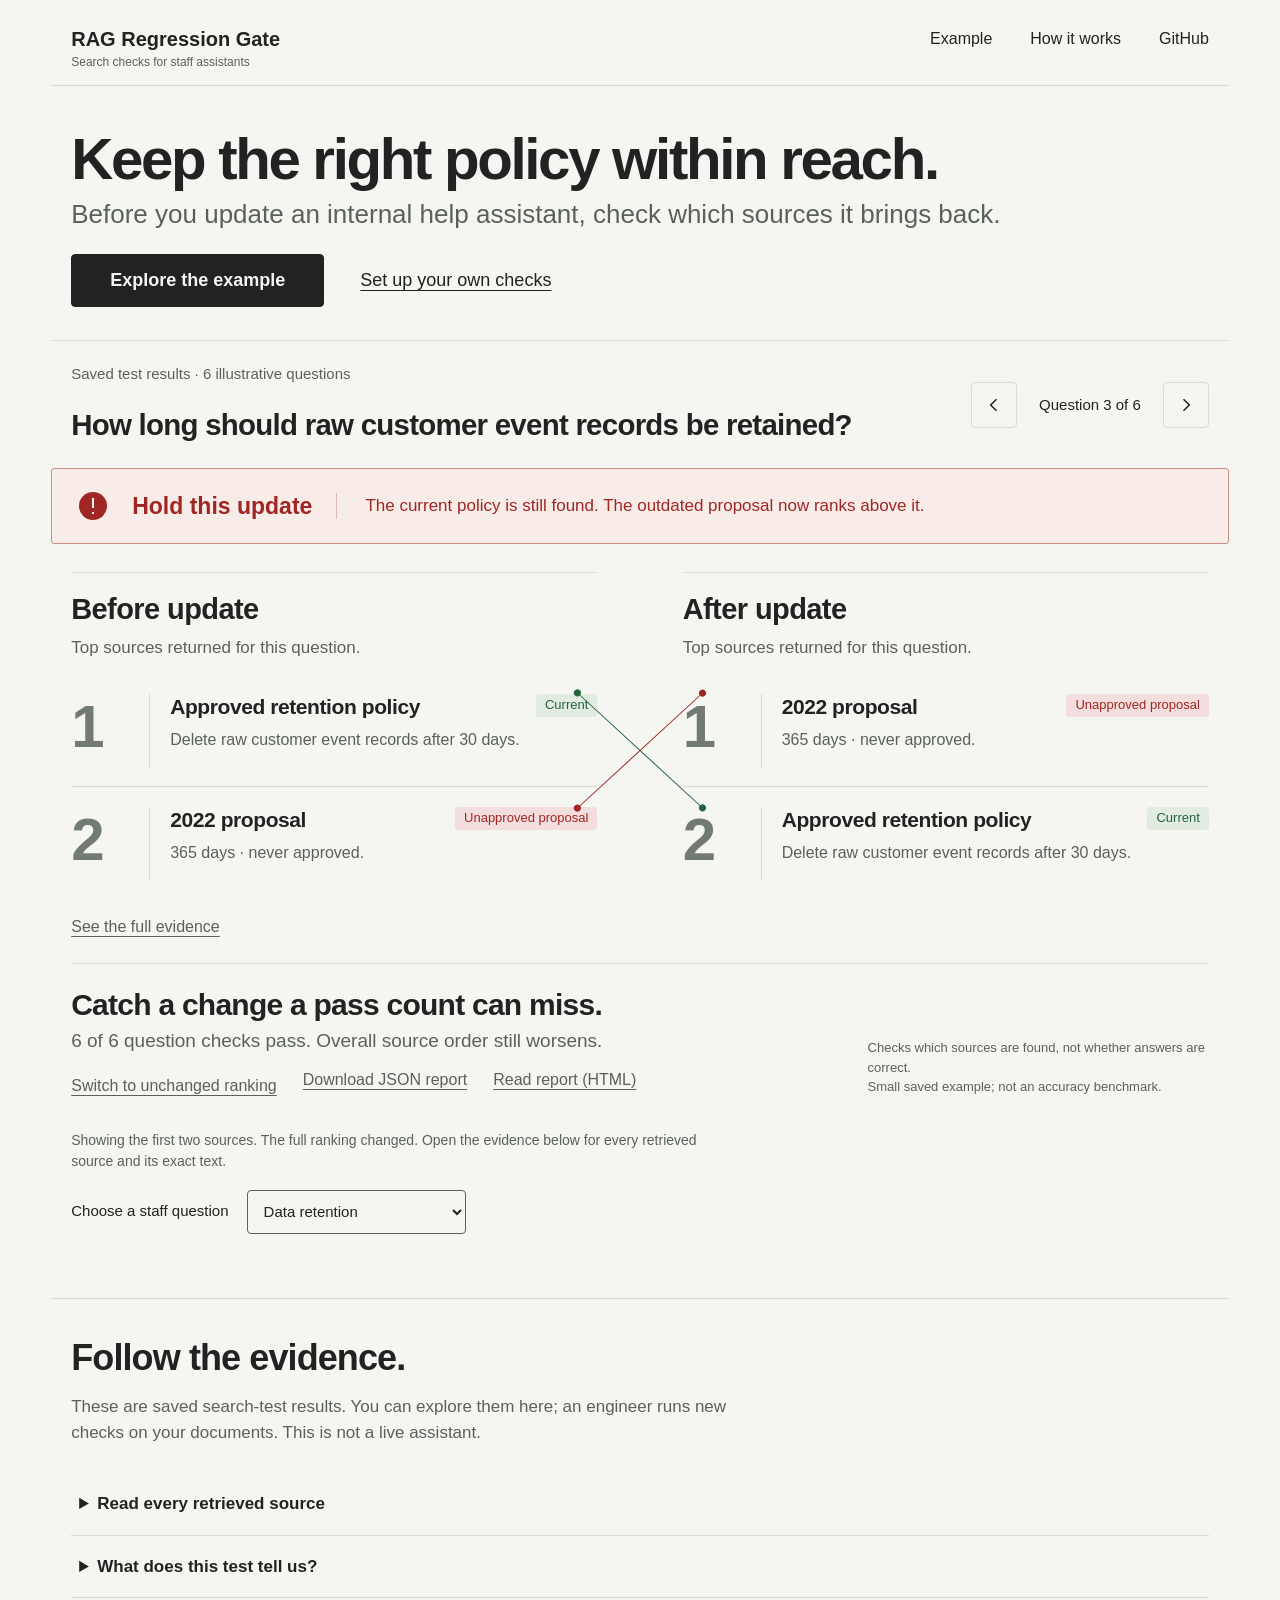
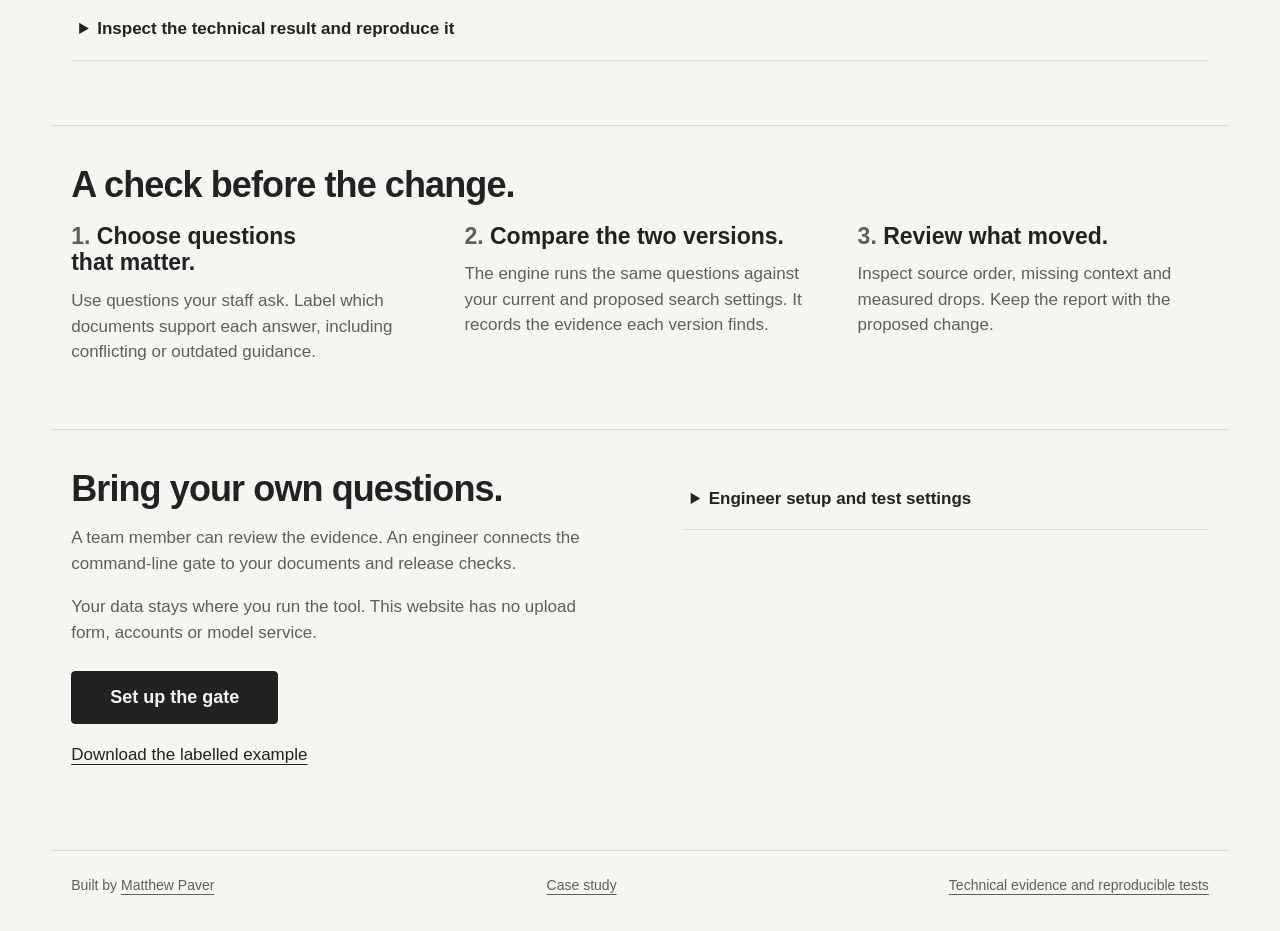
<file: web/index.html>
<!doctype html>
<html lang="en-GB">
<head>
  <meta charset="utf-8">
  <meta name="viewport" content="width=device-width, initial-scale=1">
  <meta name="description" content="Check which policy sources an internal help assistant retrieves before an update. Explore real, reproducible regression evidence.">
  <meta http-equiv="Content-Security-Policy" content="default-src 'self'; script-src 'self'; style-src 'self'; img-src 'self' data:; connect-src 'self'; object-src 'none'; base-uri 'none'">
  <title>RAG Regression Gate: Keep the right policy within reach</title>
  <link rel="stylesheet" href="product.css">
  <script src="product.js" defer></script>
</head>
<body>
<a class="skip" href="#example">Skip to example</a>
<header class="masthead shell"><a class="brand" href="./">RAG Regression Gate<span>Search checks for staff assistants</span></a><nav aria-label="Main"><a href="#example">Example</a><a href="#how">How it works</a><a href="https://github.com/MatthewPaver/rag-retrieval-gate">GitHub</a></nav></header>
<main class="shell">
  <section class="intro" aria-labelledby="headline">
    <h1 id="headline">Keep the right policy within reach.</h1>
    <p>Before you update an internal help assistant, check which sources it brings back.</p>
    <div class="actions"><a class="primary" href="#example">Explore the example</a><a href="#your-questions">Set up your own checks</a></div>
  </section>
  <section class="explorer" id="example" aria-labelledby="question">
    <p class="caption">Saved test results · 6 illustrative questions</p>
    <div class="question-heading"><h2 id="question" tabindex="-1">How long should raw customer event records be retained?</h2><div class="question-navigation"><button id="previous" aria-label="Previous question" disabled><svg viewBox="0 0 24 24" aria-hidden="true"><path d="m15 5-7 7 7 7"/></svg></button><span id="position" aria-label="Question 3 of 6">Question 3 of 6</span><button id="next" aria-label="Next question" disabled><svg viewBox="0 0 24 24" aria-hidden="true"><path d="m9 5 7 7-7 7"/></svg></button></div></div>
    <div class="decision" id="decision"><svg class="decision-icon" viewBox="0 0 30 30" aria-hidden="true"><circle cx="15" cy="15" r="14"/><path id="decision-mark" d="M15 7v10m0 4v2"/></svg><strong id="verdict">Hold this update</strong><p id="consequence">The current policy is still found. The outdated proposal now ranks above it.</p></div>
    <div class="rankings">
      <section class="ranking" aria-labelledby="before-title"><h3 id="before-title">Before update</h3><p class="muted">Top sources returned for this question.</p><ol id="before-sources"><li><span class="rank" aria-hidden="true">1</span><div><div class="source-heading"><h4>Approved retention policy</h4><span class="source-state current">Current</span></div><p>Delete raw customer event records after 30 days.</p></div></li><li><span class="rank" aria-hidden="true">2</span><div><div class="source-heading"><h4>2022 proposal</h4><span class="source-state superseded">Unapproved proposal</span></div><p>365 days · never approved.</p></div></li></ol></section>
      <div class="rank-swap" aria-hidden="true"><span class="current-connector"></span><span class="old-connector"></span></div>
      <section class="ranking" aria-labelledby="after-title"><h3 id="after-title">After update</h3><p class="muted">Top sources returned for this question.</p><ol id="after-sources"><li><span class="rank" aria-hidden="true">1</span><div><div class="source-heading"><h4>2022 proposal</h4><span class="source-state superseded">Unapproved proposal</span></div><p>365 days · never approved.</p></div></li><li><span class="rank" aria-hidden="true">2</span><div><div class="source-heading"><h4>Approved retention policy</h4><span class="source-state current">Current</span></div><p>Delete raw customer event records after 30 days.</p></div></li></ol></section>
    </div>

    <a class="evidence-link" href="#evidence">See the full evidence</a>
    <div class="closing"><div><h2 id="result-heading">Catch a change a pass count can miss.</h2><p id="case-summary">6 of 6 question checks pass. Overall source order still worsens.</p><div class="closing-actions"><button id="switch-result" class="text-button" hidden disabled>Switch to unchanged ranking</button><a id="download" href="comparison.json" download>Download JSON report</a><a id="read-report" href="report.html">Read report (HTML)</a></div></div><p class="boundary">Checks which sources are found, not whether answers are correct.<br>Small saved example; not an accuracy benchmark.</p></div>
    <p id="load-error" class="error" role="status" hidden>Interactive results could not load. Read the saved report below, or reload this page.</p>
    <p id="announcement" class="sr-only" role="status" aria-live="polite"></p>
    <noscript><p>JavaScript is off. The example above remains readable. <a href="report.html">Open all six questions in the offline report</a>.</p></noscript>
    <p id="question-note" class="question-note">Showing the first two sources. Open the evidence below for every retrieved source and its exact text.</p>
    <div id="question-picker" class="question-picker" hidden><label for="question-select">Choose a staff question</label><select id="question-select"><option value="0">Parental leave</option><option value="1">Production credentials</option><option value="2" selected>Data retention</option><option value="3">Customer refunds</option><option value="4">Expense claims</option><option value="5">Incident escalation</option></select></div>
  </section>
  <section class="evidence-section" id="evidence" aria-labelledby="evidence-heading">
    <h2 id="evidence-heading">Follow the evidence.</h2>
    <p>These are saved search-test results. You can explore them here; an engineer runs new checks on your documents. This is not a live assistant.</p>
    <details id="source-details"><summary>Read every retrieved source</summary><div id="source-evidence" class="source-evidence"><section><h3>Before update · all 3 retrieved sources</h3><ol><li><h4>Approved retention policy</h4><p>The approved retention standard deletes raw customer event records after 30 days.</p><code>retention-current</code></li><li><h4>2022 proposal</h4><p>A superseded 2022 proposal suggested retaining raw customer event records for 365 days; it was never approved.</p><code>retention-superseded</code></li><li><h4>Annual leave requests</h4><p>Annual leave requests should normally be submitted 16 days before travel.</p><code>leave-hard-negative</code></li></ol></section><section><h3>After update · all 3 retrieved sources</h3><ol><li><h4>2022 proposal</h4><p>A superseded 2022 proposal suggested retaining raw customer event records for 365 days; it was never approved.</p><code>retention-superseded</code></li><li><h4>Approved retention policy</h4><p>The approved retention standard deletes raw customer event records after 30 days.</p><code>retention-current</code></li><li><h4>Annual leave requests</h4><p>Annual leave requests should normally be submitted 16 days before travel.</p><code>leave-hard-negative</code></li></ol></section></div></details>
    <details><summary>What does this test tell us?</summary><div class="detail-content"><p>RAG means retrieval-augmented generation: an assistant finds source documents before writing an answer. This gate checks that search step, not the answer.</p><p>It checks whether the expected sources are found and where they rank. Finding the right policy somewhere is different from putting it first.</p><p>This example compares 11 illustrative documents and 6 questions. It uses a 0.02 absolute drop threshold with the statistical significance check off. That makes it a small smoke test, not an accuracy benchmark.</p><p>A pass means no regression was detected under these settings. It does not prove an improvement, a safe release or correct generated answers. The existing refund result already puts an ended pilot first.</p></div></details>
    <details><summary>Inspect the technical result and reproduce it</summary><div class="detail-content"><p>Candidate: <code id="run-name">candidate-chunk-12</code>. Top 3 retrieved sources per question.</p><div id="metric-summary"><p>Rank of the first relevant source (MRR): 0.9167 before, 0.8333 after. fail.</p><p>Quality of the source order (nDCG): 0.9385 before, 0.8770 after. fail.</p></div><p>The full report includes every metric, case check, configuration, source fingerprint and recorded resource cost. Cost is reported, not gated.</p><a id="full-report" href="report.html">Open the full offline report</a><p>From an installed checkout, reproduce the selected result:</p><pre><code id="reproduce">rag-gate gate --dataset fixtures/policies.json --k 3 --baseline configs/baseline.json --candidate configs/candidate-chunk-12.json --no-bootstrap --output reports/comparison.json --html reports/report.html</code></pre><p>Reports are unsigned. Content fingerprints identify recorded inputs; they do not prove authorship. Use evidence from a trusted run.</p></div></details>
  </section>
  <section class="how" id="how" aria-labelledby="how-heading"><h2 id="how-heading">A check before the change.</h2><ol><li><h3>Choose questions that matter.</h3><p>Use questions your staff ask. Label which documents support each answer, including conflicting or outdated guidance.</p></li><li><h3>Compare the two versions.</h3><p>The engine runs the same questions against your current and proposed search settings. It records the evidence each version finds.</p></li><li><h3>Review what moved.</h3><p>Inspect source order, missing context and measured drops. Keep the report with the proposed change.</p></li></ol></section>
  <section class="own-questions" id="your-questions" aria-labelledby="own-heading"><div><h2 id="own-heading">Bring your own questions.</h2><p>A team member can review the evidence. An engineer connects the command-line gate to your documents and release checks.</p><p>Your data stays where you run the tool. This website has no upload form, accounts or model service.</p><a class="primary" href="https://github.com/MatthewPaver/rag-retrieval-gate#quickstart">Set up the gate</a><a class="fixture-link" href="policies.json" download>Download the labelled example</a></div><details><summary>Engineer setup and test settings</summary><div class="detail-content"><p>Clone the repository and run these commands from its root:</p><pre><code>python -m pip install -e .
rag-gate gate --dataset fixtures/policies.json --k 3 \
  --baseline configs/baseline.json \
  --candidate configs/candidate-chunk-12.json \
  --no-bootstrap --output reports/comparison.json \
  --html reports/report.html</code></pre><p>The deliberate regression returns exit 1. Replace the fixture with your labelled questions and documents, and choose the configs before testing. Do not tune on the test questions.</p><p>For a representative evaluation, remove <code>--no-bootstrap</code>. The default gate requires both a drop over 0.02 and a paired 95% bootstrap interval excluding zero. Invalid or incomparable input gives no verdict and exit 2.</p><p>Core retrieval uses Python’s standard library. Optional dense models require separate installation and explicit permission to download.</p></div></details></section>
</main>
<footer class="shell footer"><span>Built by <a href="https://matthewpaver.github.io/">Matthew Paver</a></span><a href="https://matthewpaver.github.io/work/rag-regression-gate/">Case study</a><a href="https://github.com/MatthewPaver/rag-retrieval-gate#results">Technical evidence and reproducible tests</a></footer>
</body>
</html>
</file>
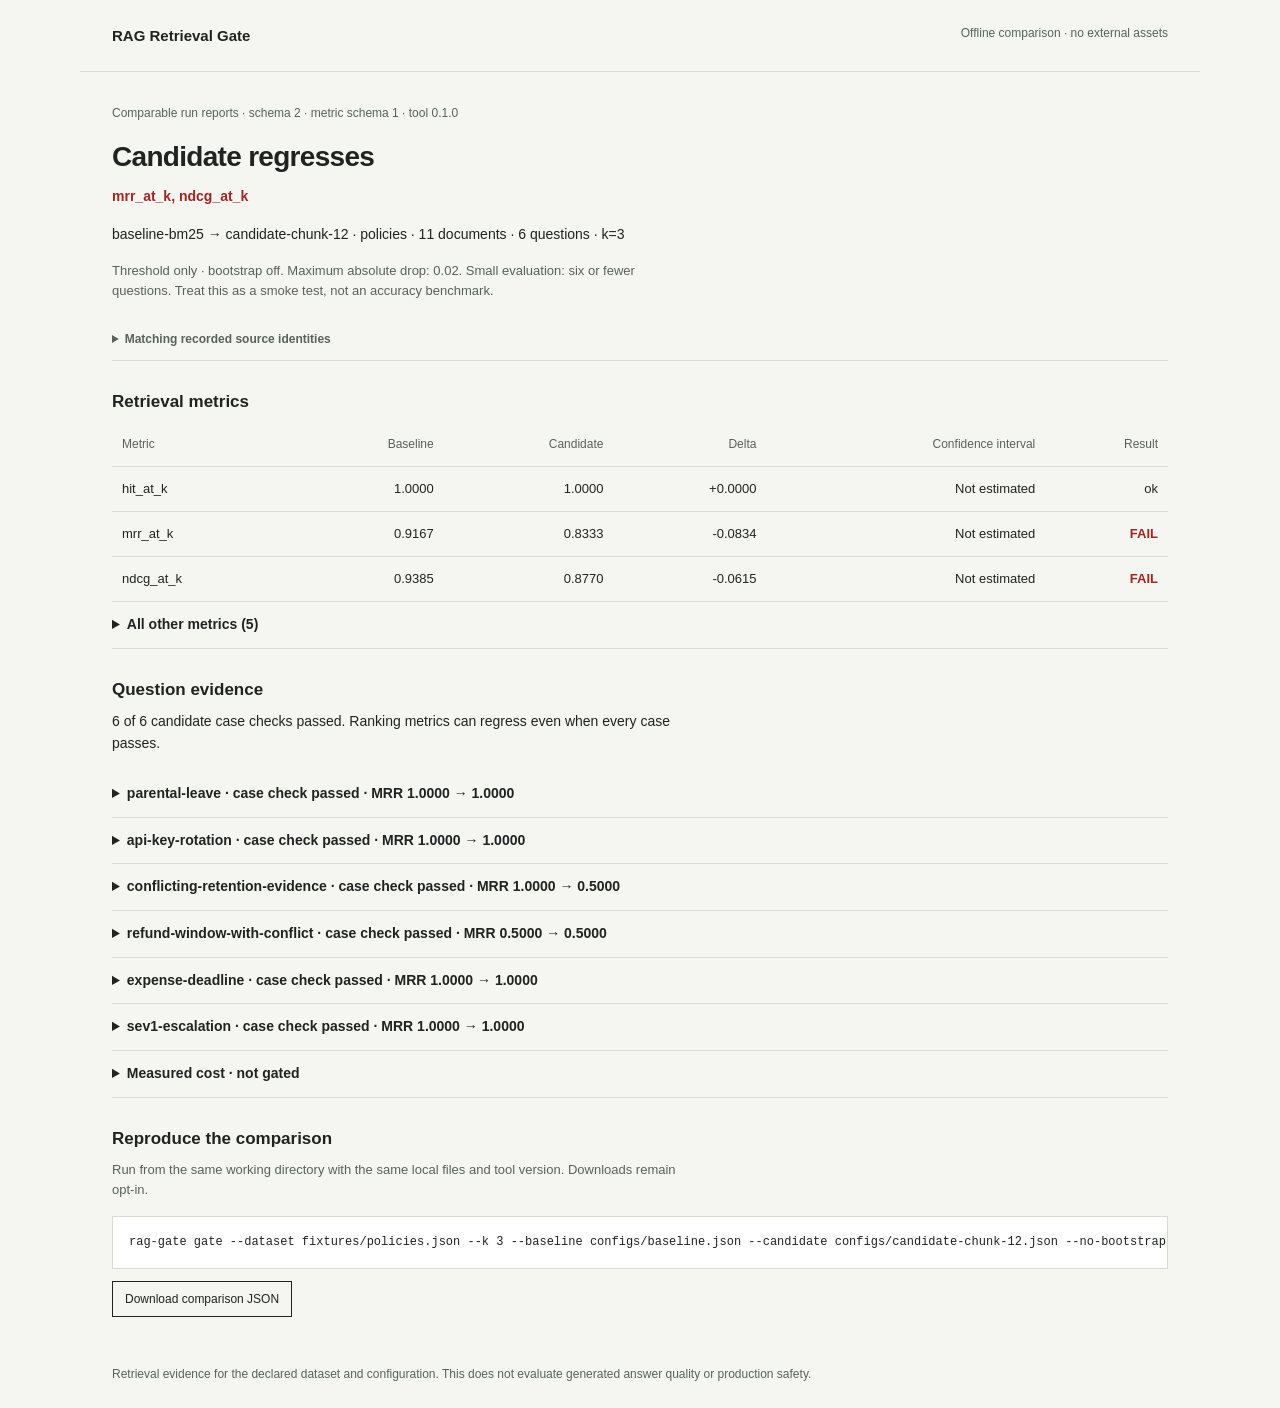
<file: web/report.html>
<!doctype html><html lang="en"><head><meta charset="utf-8"><meta name="viewport" content="width=device-width,initial-scale=1"><title>Candidate regresses · RAG Retrieval Gate</title><style>
:root{color-scheme:light;--ink:#202321;--muted:#5a615b;--line:#d7dcd5;--paper:#f5f6f2;--red:#a02623;--green:#25633b}
*{box-sizing:border-box}body{margin:0;background:var(--paper);color:var(--ink);font:14px/1.55 -apple-system,BlinkMacSystemFont,'Segoe UI',sans-serif}header,main,footer{max-width:1120px;margin:auto;padding:24px 32px}header{display:flex;justify-content:space-between;border-bottom:1px solid var(--line)}header b{font-size:15px}header span,small{color:var(--muted);font-size:12px}h1{font-size:28px;letter-spacing:-.025em;line-height:1.25;margin:8px 0 12px}h2{font-size:17px;margin:28px 0 8px}h3{font-size:14px;margin:16px 0 4px}p{max-width:78ch;margin:8px 0 16px}.status{color:var(--red);font-weight:650}.pass{color:var(--green)}.identity{font-size:12px;color:var(--muted)}.identity code{overflow-wrap:anywhere}code,pre{font-family:ui-monospace,SFMono-Regular,Menlo,monospace}code{font-size:12px}pre{padding:16px;border:1px solid var(--line);background:white;white-space:pre;overflow-x:auto;font-size:12px}table{border-collapse:collapse;width:100%;font-variant-numeric:tabular-nums;font-size:13px}th,td{text-align:right;padding:12px 10px;border-bottom:1px solid var(--line)}th:first-child,td:first-child{text-align:left}th{color:var(--muted);font-size:12px;font-weight:500}.fail td:last-child{color:var(--red);font-weight:650}summary{cursor:pointer;padding:12px 0;font-weight:550}details{border-bottom:1px solid var(--line)}a.download{display:inline-block;padding:8px 12px;border:1px solid var(--ink);color:var(--ink);text-decoration:none;font-size:12px}.case-body{padding:0 0 16px}.case-grid{display:grid;grid-template-columns:1fr 1fr;gap:24px}.case-body ul{padding-left:20px;font-size:13px}.case-body code{overflow-wrap:anywhere}.note{color:var(--muted);font-size:13px}footer{color:var(--muted);font-size:12px}a:focus-visible,summary:focus-visible{outline:3px solid #406d83;outline-offset:3px}::selection{background:#c9ded1;color:var(--ink)}
@media(max-width:700px){header,main,footer{padding:20px 16px}header{gap:12px;flex-wrap:wrap}h1{font-size:24px}table.metrics thead{display:none}table.metrics tr{display:block;padding:12px 0;border-bottom:1px solid var(--line)}table.metrics td{display:flex;justify-content:space-between;border:0;padding:4px 0;gap:16px}table.metrics td:before{content:attr(data-label);color:var(--muted);font-size:12px}table.metrics td:first-child{font-weight:650}.case-grid{grid-template-columns:1fr;gap:0}.cost-wrap{overflow-x:auto}pre{max-width:100%}}
@media print{body{background:white}header,main,footer{max-width:none}.download{display:none!important}details{break-inside:avoid}pre{white-space:pre-wrap;overflow-wrap:anywhere}}
</style></head><body><header><b>RAG Retrieval Gate</b><span>Offline comparison · no external assets</span></header><main><p class="identity">Comparable run reports · schema 2 · metric schema 1 · tool 0.1.0</p>
<h1>Candidate regresses</h1><p class="status ">mrr_at_k, ndcg_at_k</p>
<p>baseline-bm25 → candidate-chunk-12 · policies · 11 documents · 6 questions · k=3</p>
<p class="note">Threshold only · bootstrap off. Maximum absolute drop: 0.02. Small evaluation: six or fewer questions. Treat this as a smoke test, not an accuracy benchmark.</p>
<details class="identity"><summary>Matching recorded source identities</summary><p>Corpus: <code>c54ae8f79ab12b2b8fa24ecdb4076bdeba0d275fb04414237a6920689a10e121</code></p><p>Queries: <code>74d2fa56bae560ed52e233e78a3641cd64dcb94ea3ef7cfb3b35fe753a0e6c43</code></p><p>Labels: <code>01b8f709643da815dab341a3ea84ee719026bd0e29d87e00b5383a405d5f8239</code></p><p>Algorithm: sha256-canonical-json-v1. Fingerprints bind recorded contents, not authorship: these unsigned reports must come from a trusted run.</p><p>Baseline config: <code>9fef4df77f9a8240ce0cc3c043bbea715a970b45bfa91031c5aefb9a87309d93</code></p><p>Candidate config: <code>0d52411cd0ab9b22863d6df32a0d3501bb2fdc4db22d09f567241315f7bacb51</code></p></details>
<h2>Retrieval metrics</h2><table class="metrics"><thead><tr><th scope="col">Metric</th><th scope="col">Baseline</th><th scope="col">Candidate</th><th scope="col">Delta</th><th scope="col">Confidence interval</th><th scope="col">Result</th></tr></thead><tbody><tr class="ok"><td data-label="Metric">hit_at_k</td><td data-label="Baseline">1.0000</td><td data-label="Candidate">1.0000</td><td data-label="Delta">+0.0000</td><td data-label="Confidence interval">Not estimated</td><td data-label="Result">ok</td></tr><tr class="fail"><td data-label="Metric">mrr_at_k</td><td data-label="Baseline">0.9167</td><td data-label="Candidate">0.8333</td><td data-label="Delta">-0.0834</td><td data-label="Confidence interval">Not estimated</td><td data-label="Result">FAIL</td></tr><tr class="fail"><td data-label="Metric">ndcg_at_k</td><td data-label="Baseline">0.9385</td><td data-label="Candidate">0.8770</td><td data-label="Delta">-0.0615</td><td data-label="Confidence interval">Not estimated</td><td data-label="Result">FAIL</td></tr></tbody></table><details><summary>All other metrics (5)</summary><table class="metrics"><thead><tr><th scope="col">Metric</th><th scope="col">Baseline</th><th scope="col">Candidate</th><th scope="col">Delta</th><th scope="col">Confidence interval</th><th scope="col">Result</th></tr></thead><tbody><tr class="ok"><td data-label="Metric">recall_at_k</td><td data-label="Baseline">1.0000</td><td data-label="Candidate">1.0000</td><td data-label="Delta">+0.0000</td><td data-label="Confidence interval">Not estimated</td><td data-label="Result">ok</td></tr><tr class="ok"><td data-label="Metric">context_coverage_at_k</td><td data-label="Baseline">1.0000</td><td data-label="Candidate">1.0000</td><td data-label="Delta">+0.0000</td><td data-label="Confidence interval">Not estimated</td><td data-label="Result">ok</td></tr><tr class="ok"><td data-label="Metric">citation_precision</td><td data-label="Baseline">1.0000</td><td data-label="Candidate">1.0000</td><td data-label="Delta">+0.0000</td><td data-label="Confidence interval">Not estimated</td><td data-label="Result">ok</td></tr><tr class="ok"><td data-label="Metric">answers_fully_supported_rate</td><td data-label="Baseline">1.0000</td><td data-label="Candidate">1.0000</td><td data-label="Delta">+0.0000</td><td data-label="Confidence interval">Not estimated</td><td data-label="Result">ok</td></tr><tr class="ok"><td data-label="Metric">hard_negative_top1_rate</td><td data-label="Baseline">0.0000</td><td data-label="Candidate">0.0000</td><td data-label="Delta">+0.0000</td><td data-label="Confidence interval">Not estimated</td><td data-label="Result">ok</td></tr></tbody></table><p class="note">Not applicable (no qualifying labels): None.</p></details>
<h2>Question evidence</h2><p>6 of 6 candidate case checks passed. Ranking metrics can regress even when every case passes.</p><details><summary>parental-leave · case check passed · MRR 1.0000 → 1.0000</summary><div class="case-body"><p>How much paid parental leave is available?</p><p class="note">Labelled relevant: leave-current · Required context: leave-current</p><div class="case-grid"><div><h3>Baseline</h3><p>MRR: 1.0000 · nDCG: 1.0000 · case check: pass</p><ol><li><code>leave-current</code></li><li><code>leave-hard-negative</code></li></ol><p>Missing context: None</p><p>Citations not retrieved: None</p></div><div><h3>Candidate</h3><p>MRR: 1.0000 · nDCG: 1.0000 · case check: pass</p><ol><li><code>leave-current</code></li><li><code>leave-hard-negative</code></li></ol><p>Missing context: None</p><p>Citations not retrieved: None</p></div></div></div></details><details><summary>api-key-rotation · case check passed · MRR 1.0000 → 1.0000</summary><div class="case-body"><p>How often should production API credentials be rotated?</p><p class="note">Labelled relevant: keys-current · Required context: keys-current</p><div class="case-grid"><div><h3>Baseline</h3><p>MRR: 1.0000 · nDCG: 1.0000 · case check: pass</p><ol><li><code>keys-current</code></li><li><code>leave-hard-negative</code></li></ol><p>Missing context: None</p><p>Citations not retrieved: None</p></div><div><h3>Candidate</h3><p>MRR: 1.0000 · nDCG: 1.0000 · case check: pass</p><ol><li><code>keys-current</code></li><li><code>leave-hard-negative</code></li></ol><p>Missing context: None</p><p>Citations not retrieved: None</p></div></div></div></details><details><summary>conflicting-retention-evidence · case check passed · MRR 1.0000 → 0.5000</summary><div class="case-body"><p>How long should raw customer event records be retained?</p><p class="note">Labelled relevant: retention-current · Required context: retention-current, retention-superseded</p><div class="case-grid"><div><h3>Baseline</h3><p>MRR: 1.0000 · nDCG: 1.0000 · case check: pass</p><ol><li><code>retention-current</code></li><li><code>retention-superseded</code></li><li><code>leave-hard-negative</code></li></ol><p>Missing context: None</p><p>Citations not retrieved: None</p></div><div><h3>Candidate</h3><p>MRR: 0.5000 · nDCG: 0.6309 · case check: pass</p><ol><li><code>retention-superseded</code></li><li><code>retention-current</code></li><li><code>leave-hard-negative</code></li></ol><p>Missing context: None</p><p>Citations not retrieved: None</p></div></div></div></details><details><summary>refund-window-with-conflict · case check passed · MRR 0.5000 → 0.5000</summary><div class="case-body"><p>How many days after delivery can a customer request a refund?</p><p class="note">Labelled relevant: refund-current · Required context: refund-current, refund-superseded</p><div class="case-grid"><div><h3>Baseline</h3><p>MRR: 0.5000 · nDCG: 0.6309 · case check: pass</p><ol><li><code>refund-superseded</code></li><li><code>refund-current</code></li><li><code>retention-current</code></li></ol><p>Missing context: None</p><p>Citations not retrieved: None</p></div><div><h3>Candidate</h3><p>MRR: 0.5000 · nDCG: 0.6309 · case check: pass</p><ol><li><code>refund-superseded</code></li><li><code>refund-current</code></li><li><code>retention-current</code></li></ol><p>Missing context: None</p><p>Citations not retrieved: None</p></div></div></div></details><details><summary>expense-deadline · case check passed · MRR 1.0000 → 1.0000</summary><div class="case-body"><p>When are expense claims due?</p><p class="note">Labelled relevant: expenses · Required context: expenses</p><div class="case-grid"><div><h3>Baseline</h3><p>MRR: 1.0000 · nDCG: 1.0000 · case check: pass</p><ol><li><code>expenses</code></li></ol><p>Missing context: None</p><p>Citations not retrieved: None</p></div><div><h3>Candidate</h3><p>MRR: 1.0000 · nDCG: 1.0000 · case check: pass</p><ol><li><code>expenses</code></li></ol><p>Missing context: None</p><p>Citations not retrieved: None</p></div></div></div></details><details><summary>sev1-escalation · case check passed · MRR 1.0000 → 1.0000</summary><div class="case-body"><p>How quickly must a severity-one incident be escalated?</p><p class="note">Labelled relevant: incident-handbook · Required context: incident-handbook</p><div class="case-grid"><div><h3>Baseline</h3><p>MRR: 1.0000 · nDCG: 1.0000 · case check: pass</p><ol><li><code>incident-handbook</code></li><li><code>oncall-rota</code></li><li><code>expenses</code></li></ol><p>Missing context: None</p><p>Citations not retrieved: None</p></div><div><h3>Candidate</h3><p>MRR: 1.0000 · nDCG: 1.0000 · case check: pass</p><ol><li><code>incident-handbook</code></li><li><code>expenses</code></li><li><code>oncall-rota</code></li></ol><p>Missing context: None</p><p>Citations not retrieved: None</p></div></div></div></details>
<details><summary>Measured cost · not gated</summary><p class="note">Memory is the process peak, including earlier work in the same process. Compare isolated runs for cost decisions.</p><div class="cost-wrap"><table><thead><tr><th>Run</th><th>Build seconds</th><th>p50 ms</th><th>p95 ms</th><th>Peak RSS MB</th></tr></thead><tbody><tr><td>baseline</td><td>0.00</td><td>0.01</td><td>0.01</td><td>27.1</td></tr><tr><td>candidate</td><td>0.00</td><td>0.01</td><td>0.01</td><td>27.1</td></tr></tbody></table></div></details>
<h2>Reproduce the comparison</h2><p class="note">Run from the same working directory with the same local files and tool version. Downloads remain opt-in.</p><pre>rag-gate gate --dataset fixtures/policies.json --k 3 --baseline configs/baseline.json --candidate configs/candidate-chunk-12.json --no-bootstrap --output reports/comparison.json --html reports/report.html</pre><a class="download" href="[data-uri]" download="rag-gate-comparison.json">Download comparison JSON</a></main><footer>Retrieval evidence for the declared dataset and configuration. This does not evaluate generated answer quality or production safety.</footer></body></html>
</file>
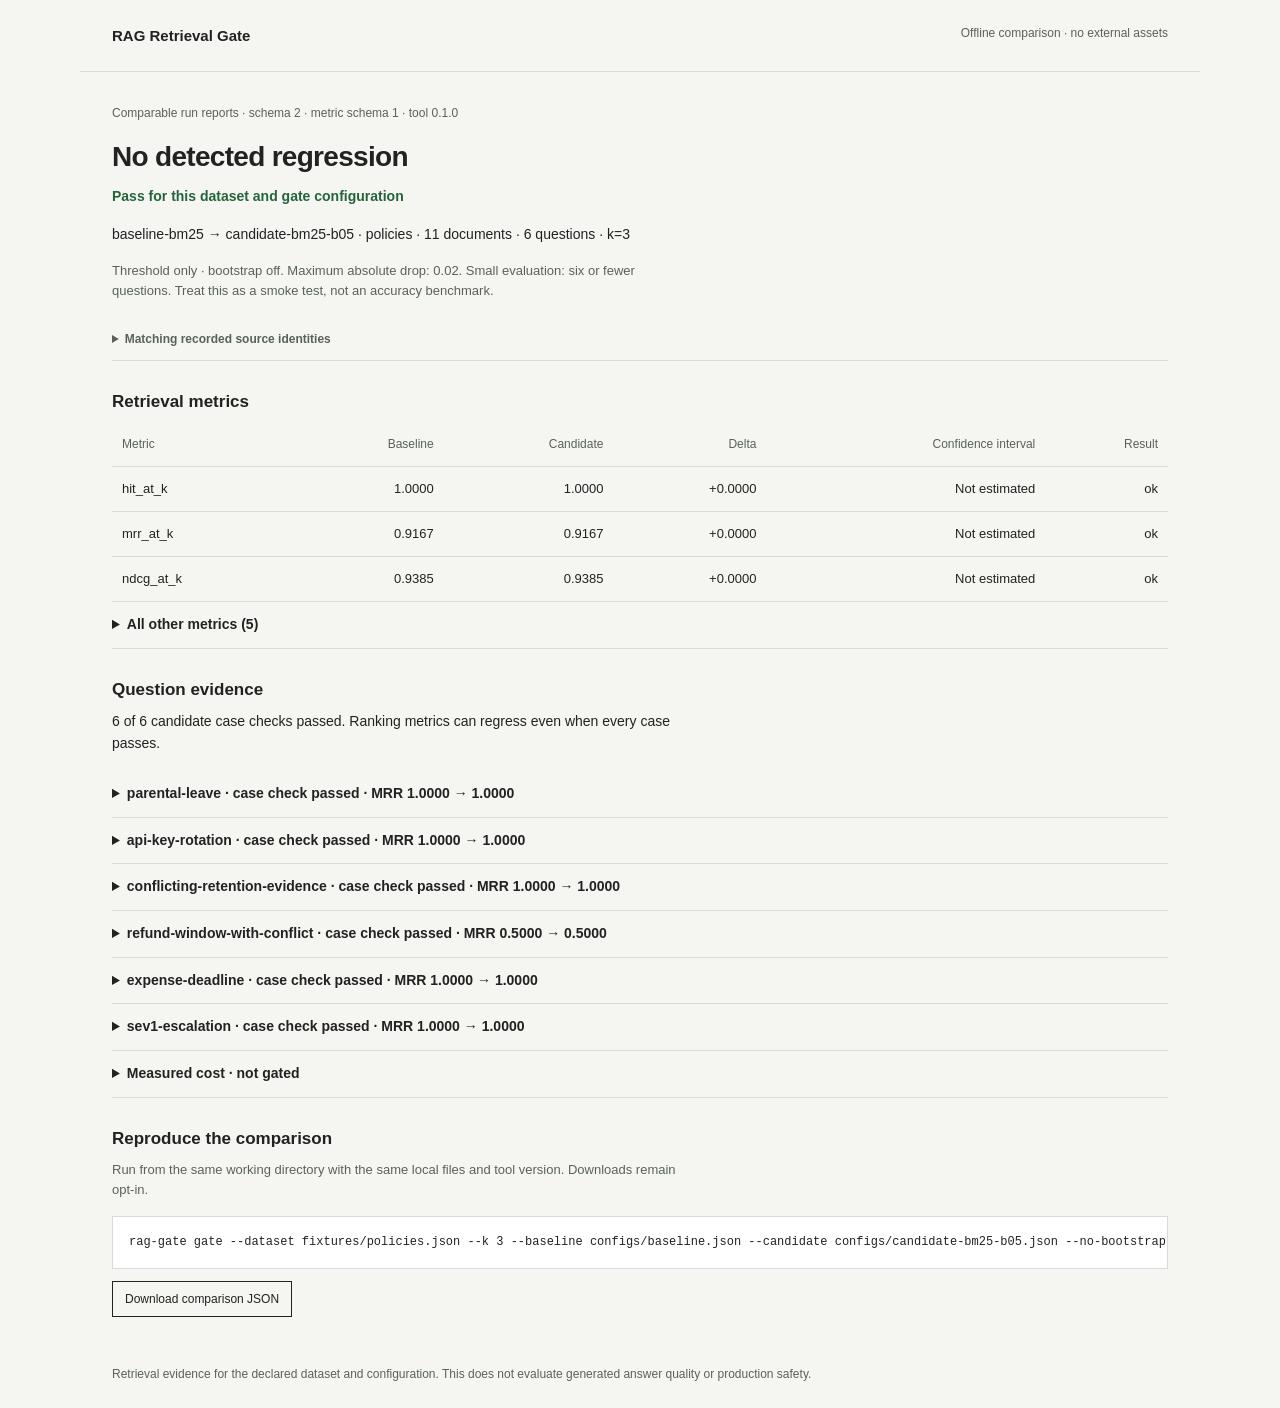
<file: web/unchanged-report.html>
<!doctype html><html lang="en"><head><meta charset="utf-8"><meta name="viewport" content="width=device-width,initial-scale=1"><title>No detected regression · RAG Retrieval Gate</title><style>
:root{color-scheme:light;--ink:#202321;--muted:#5a615b;--line:#d7dcd5;--paper:#f5f6f2;--red:#a02623;--green:#25633b}
*{box-sizing:border-box}body{margin:0;background:var(--paper);color:var(--ink);font:14px/1.55 -apple-system,BlinkMacSystemFont,'Segoe UI',sans-serif}header,main,footer{max-width:1120px;margin:auto;padding:24px 32px}header{display:flex;justify-content:space-between;border-bottom:1px solid var(--line)}header b{font-size:15px}header span,small{color:var(--muted);font-size:12px}h1{font-size:28px;letter-spacing:-.025em;line-height:1.25;margin:8px 0 12px}h2{font-size:17px;margin:28px 0 8px}h3{font-size:14px;margin:16px 0 4px}p{max-width:78ch;margin:8px 0 16px}.status{color:var(--red);font-weight:650}.pass{color:var(--green)}.identity{font-size:12px;color:var(--muted)}.identity code{overflow-wrap:anywhere}code,pre{font-family:ui-monospace,SFMono-Regular,Menlo,monospace}code{font-size:12px}pre{padding:16px;border:1px solid var(--line);background:white;white-space:pre;overflow-x:auto;font-size:12px}table{border-collapse:collapse;width:100%;font-variant-numeric:tabular-nums;font-size:13px}th,td{text-align:right;padding:12px 10px;border-bottom:1px solid var(--line)}th:first-child,td:first-child{text-align:left}th{color:var(--muted);font-size:12px;font-weight:500}.fail td:last-child{color:var(--red);font-weight:650}summary{cursor:pointer;padding:12px 0;font-weight:550}details{border-bottom:1px solid var(--line)}a.download{display:inline-block;padding:8px 12px;border:1px solid var(--ink);color:var(--ink);text-decoration:none;font-size:12px}.case-body{padding:0 0 16px}.case-grid{display:grid;grid-template-columns:1fr 1fr;gap:24px}.case-body ul{padding-left:20px;font-size:13px}.case-body code{overflow-wrap:anywhere}.note{color:var(--muted);font-size:13px}footer{color:var(--muted);font-size:12px}a:focus-visible,summary:focus-visible{outline:3px solid #406d83;outline-offset:3px}::selection{background:#c9ded1;color:var(--ink)}
@media(max-width:700px){header,main,footer{padding:20px 16px}header{gap:12px;flex-wrap:wrap}h1{font-size:24px}table.metrics thead{display:none}table.metrics tr{display:block;padding:12px 0;border-bottom:1px solid var(--line)}table.metrics td{display:flex;justify-content:space-between;border:0;padding:4px 0;gap:16px}table.metrics td:before{content:attr(data-label);color:var(--muted);font-size:12px}table.metrics td:first-child{font-weight:650}.case-grid{grid-template-columns:1fr;gap:0}.cost-wrap{overflow-x:auto}pre{max-width:100%}}
@media print{body{background:white}header,main,footer{max-width:none}.download{display:none!important}details{break-inside:avoid}pre{white-space:pre-wrap;overflow-wrap:anywhere}}
</style></head><body><header><b>RAG Retrieval Gate</b><span>Offline comparison · no external assets</span></header><main><p class="identity">Comparable run reports · schema 2 · metric schema 1 · tool 0.1.0</p>
<h1>No detected regression</h1><p class="status pass">Pass for this dataset and gate configuration</p>
<p>baseline-bm25 → candidate-bm25-b05 · policies · 11 documents · 6 questions · k=3</p>
<p class="note">Threshold only · bootstrap off. Maximum absolute drop: 0.02. Small evaluation: six or fewer questions. Treat this as a smoke test, not an accuracy benchmark.</p>
<details class="identity"><summary>Matching recorded source identities</summary><p>Corpus: <code>c54ae8f79ab12b2b8fa24ecdb4076bdeba0d275fb04414237a6920689a10e121</code></p><p>Queries: <code>74d2fa56bae560ed52e233e78a3641cd64dcb94ea3ef7cfb3b35fe753a0e6c43</code></p><p>Labels: <code>01b8f709643da815dab341a3ea84ee719026bd0e29d87e00b5383a405d5f8239</code></p><p>Algorithm: sha256-canonical-json-v1. Fingerprints bind recorded contents, not authorship: these unsigned reports must come from a trusted run.</p><p>Baseline config: <code>9fef4df77f9a8240ce0cc3c043bbea715a970b45bfa91031c5aefb9a87309d93</code></p><p>Candidate config: <code>5613a07869eb2684279a6ab1516860dcd16bbd5cb8e5967b8bd46e57fc7c8d85</code></p></details>
<h2>Retrieval metrics</h2><table class="metrics"><thead><tr><th scope="col">Metric</th><th scope="col">Baseline</th><th scope="col">Candidate</th><th scope="col">Delta</th><th scope="col">Confidence interval</th><th scope="col">Result</th></tr></thead><tbody><tr class="ok"><td data-label="Metric">hit_at_k</td><td data-label="Baseline">1.0000</td><td data-label="Candidate">1.0000</td><td data-label="Delta">+0.0000</td><td data-label="Confidence interval">Not estimated</td><td data-label="Result">ok</td></tr><tr class="ok"><td data-label="Metric">mrr_at_k</td><td data-label="Baseline">0.9167</td><td data-label="Candidate">0.9167</td><td data-label="Delta">+0.0000</td><td data-label="Confidence interval">Not estimated</td><td data-label="Result">ok</td></tr><tr class="ok"><td data-label="Metric">ndcg_at_k</td><td data-label="Baseline">0.9385</td><td data-label="Candidate">0.9385</td><td data-label="Delta">+0.0000</td><td data-label="Confidence interval">Not estimated</td><td data-label="Result">ok</td></tr></tbody></table><details><summary>All other metrics (5)</summary><table class="metrics"><thead><tr><th scope="col">Metric</th><th scope="col">Baseline</th><th scope="col">Candidate</th><th scope="col">Delta</th><th scope="col">Confidence interval</th><th scope="col">Result</th></tr></thead><tbody><tr class="ok"><td data-label="Metric">recall_at_k</td><td data-label="Baseline">1.0000</td><td data-label="Candidate">1.0000</td><td data-label="Delta">+0.0000</td><td data-label="Confidence interval">Not estimated</td><td data-label="Result">ok</td></tr><tr class="ok"><td data-label="Metric">context_coverage_at_k</td><td data-label="Baseline">1.0000</td><td data-label="Candidate">1.0000</td><td data-label="Delta">+0.0000</td><td data-label="Confidence interval">Not estimated</td><td data-label="Result">ok</td></tr><tr class="ok"><td data-label="Metric">citation_precision</td><td data-label="Baseline">1.0000</td><td data-label="Candidate">1.0000</td><td data-label="Delta">+0.0000</td><td data-label="Confidence interval">Not estimated</td><td data-label="Result">ok</td></tr><tr class="ok"><td data-label="Metric">answers_fully_supported_rate</td><td data-label="Baseline">1.0000</td><td data-label="Candidate">1.0000</td><td data-label="Delta">+0.0000</td><td data-label="Confidence interval">Not estimated</td><td data-label="Result">ok</td></tr><tr class="ok"><td data-label="Metric">hard_negative_top1_rate</td><td data-label="Baseline">0.0000</td><td data-label="Candidate">0.0000</td><td data-label="Delta">+0.0000</td><td data-label="Confidence interval">Not estimated</td><td data-label="Result">ok</td></tr></tbody></table><p class="note">Not applicable (no qualifying labels): None.</p></details>
<h2>Question evidence</h2><p>6 of 6 candidate case checks passed. Ranking metrics can regress even when every case passes.</p><details><summary>parental-leave · case check passed · MRR 1.0000 → 1.0000</summary><div class="case-body"><p>How much paid parental leave is available?</p><p class="note">Labelled relevant: leave-current · Required context: leave-current</p><div class="case-grid"><div><h3>Baseline</h3><p>MRR: 1.0000 · nDCG: 1.0000 · case check: pass</p><ol><li><code>leave-current</code></li><li><code>leave-hard-negative</code></li></ol><p>Missing context: None</p><p>Citations not retrieved: None</p></div><div><h3>Candidate</h3><p>MRR: 1.0000 · nDCG: 1.0000 · case check: pass</p><ol><li><code>leave-current</code></li><li><code>leave-hard-negative</code></li></ol><p>Missing context: None</p><p>Citations not retrieved: None</p></div></div></div></details><details><summary>api-key-rotation · case check passed · MRR 1.0000 → 1.0000</summary><div class="case-body"><p>How often should production API credentials be rotated?</p><p class="note">Labelled relevant: keys-current · Required context: keys-current</p><div class="case-grid"><div><h3>Baseline</h3><p>MRR: 1.0000 · nDCG: 1.0000 · case check: pass</p><ol><li><code>keys-current</code></li><li><code>leave-hard-negative</code></li></ol><p>Missing context: None</p><p>Citations not retrieved: None</p></div><div><h3>Candidate</h3><p>MRR: 1.0000 · nDCG: 1.0000 · case check: pass</p><ol><li><code>keys-current</code></li><li><code>leave-hard-negative</code></li></ol><p>Missing context: None</p><p>Citations not retrieved: None</p></div></div></div></details><details><summary>conflicting-retention-evidence · case check passed · MRR 1.0000 → 1.0000</summary><div class="case-body"><p>How long should raw customer event records be retained?</p><p class="note">Labelled relevant: retention-current · Required context: retention-current, retention-superseded</p><div class="case-grid"><div><h3>Baseline</h3><p>MRR: 1.0000 · nDCG: 1.0000 · case check: pass</p><ol><li><code>retention-current</code></li><li><code>retention-superseded</code></li><li><code>leave-hard-negative</code></li></ol><p>Missing context: None</p><p>Citations not retrieved: None</p></div><div><h3>Candidate</h3><p>MRR: 1.0000 · nDCG: 1.0000 · case check: pass</p><ol><li><code>retention-current</code></li><li><code>retention-superseded</code></li><li><code>leave-hard-negative</code></li></ol><p>Missing context: None</p><p>Citations not retrieved: None</p></div></div></div></details><details><summary>refund-window-with-conflict · case check passed · MRR 0.5000 → 0.5000</summary><div class="case-body"><p>How many days after delivery can a customer request a refund?</p><p class="note">Labelled relevant: refund-current · Required context: refund-current, refund-superseded</p><div class="case-grid"><div><h3>Baseline</h3><p>MRR: 0.5000 · nDCG: 0.6309 · case check: pass</p><ol><li><code>refund-superseded</code></li><li><code>refund-current</code></li><li><code>retention-current</code></li></ol><p>Missing context: None</p><p>Citations not retrieved: None</p></div><div><h3>Candidate</h3><p>MRR: 0.5000 · nDCG: 0.6309 · case check: pass</p><ol><li><code>refund-superseded</code></li><li><code>refund-current</code></li><li><code>retention-current</code></li></ol><p>Missing context: None</p><p>Citations not retrieved: None</p></div></div></div></details><details><summary>expense-deadline · case check passed · MRR 1.0000 → 1.0000</summary><div class="case-body"><p>When are expense claims due?</p><p class="note">Labelled relevant: expenses · Required context: expenses</p><div class="case-grid"><div><h3>Baseline</h3><p>MRR: 1.0000 · nDCG: 1.0000 · case check: pass</p><ol><li><code>expenses</code></li></ol><p>Missing context: None</p><p>Citations not retrieved: None</p></div><div><h3>Candidate</h3><p>MRR: 1.0000 · nDCG: 1.0000 · case check: pass</p><ol><li><code>expenses</code></li></ol><p>Missing context: None</p><p>Citations not retrieved: None</p></div></div></div></details><details><summary>sev1-escalation · case check passed · MRR 1.0000 → 1.0000</summary><div class="case-body"><p>How quickly must a severity-one incident be escalated?</p><p class="note">Labelled relevant: incident-handbook · Required context: incident-handbook</p><div class="case-grid"><div><h3>Baseline</h3><p>MRR: 1.0000 · nDCG: 1.0000 · case check: pass</p><ol><li><code>incident-handbook</code></li><li><code>oncall-rota</code></li><li><code>expenses</code></li></ol><p>Missing context: None</p><p>Citations not retrieved: None</p></div><div><h3>Candidate</h3><p>MRR: 1.0000 · nDCG: 1.0000 · case check: pass</p><ol><li><code>incident-handbook</code></li><li><code>oncall-rota</code></li><li><code>expenses</code></li></ol><p>Missing context: None</p><p>Citations not retrieved: None</p></div></div></div></details>
<details><summary>Measured cost · not gated</summary><p class="note">Memory is the process peak, including earlier work in the same process. Compare isolated runs for cost decisions.</p><div class="cost-wrap"><table><thead><tr><th>Run</th><th>Build seconds</th><th>p50 ms</th><th>p95 ms</th><th>Peak RSS MB</th></tr></thead><tbody><tr><td>baseline</td><td>0.00</td><td>0.01</td><td>0.01</td><td>27.0</td></tr><tr><td>candidate</td><td>0.00</td><td>0.00</td><td>0.01</td><td>27.0</td></tr></tbody></table></div></details>
<h2>Reproduce the comparison</h2><p class="note">Run from the same working directory with the same local files and tool version. Downloads remain opt-in.</p><pre>rag-gate gate --dataset fixtures/policies.json --k 3 --baseline configs/baseline.json --candidate configs/candidate-bm25-b05.json --no-bootstrap --output reports/unchanged.json --html reports/unchanged-report.html</pre><a class="download" href="[data-uri]" download="rag-gate-comparison.json">Download comparison JSON</a></main><footer>Retrieval evidence for the declared dataset and configuration. This does not evaluate generated answer quality or production safety.</footer></body></html>
</file>
<file: web/product.css>
/* Hallmark · redesign · custom paper and ink source review */
/* Hallmark · waive 71 · approved comparison groups · the staff question sits with its result navigator above two source columns, as approved. */
/* Critique: preserve approved comparison;
   improve field contrast and disabled states. */
/* Hallmark · waive 24b · measured approved composition · source ranks and surrounding space follow the approved comparison. */
:root{
  color-scheme:light;
  --paper:#f5f6f2;
  --ink:#202321;
  --muted:#5a615b;
  --line:#d7dcd5;
  --red:#a02623;
  --green:#25633b;
  --red-paper:#f8ece9;
  --green-paper:#e2ece1;
  --r-headline-font:64px;
  --r-question-font:34px;
  --page-width:1469px;
  --selection:#d6e4d1;
  --hover-ink:#384139;
  --hover-paper:#e7ebe4;
  --rank-ink:#727b73;
  --old-paper:#f4dedd;
  --fail-edge:#cc8d82;
  --fail-divider:#dcb9b1;
  --neutral-paper:#e7eae3;
  --pass-paper:#e9f0e6;
  --pass-edge:#91b08a;
  --pass-divider:#b9cfb2;
  --code-paper:#e9ece5;
  --body-font:Arial,Helvetica,sans-serif;
  --code-font:ui-monospace,SFMono-Regular,Consolas,monospace}

*{
  box-sizing:border-box}
html{
  scroll-behavior:smooth;
  scroll-padding-top:24px}
body{
  margin:0;
  background:var(--paper);
  color:var(--ink);
  font:17px/1.5 var(--body-font);
  -webkit-font-smoothing:antialiased}
::selection{
  background:var(--selection);
  color:var(--ink)}
a{
  color:inherit;
  text-underline-offset:4px;
  text-decoration-thickness:1px}
a:hover,.text-button:hover{
  color:var(--red)}
button,a,summary{
  touch-action:manipulation}
button{
  font:inherit;
  color:inherit;
  cursor:pointer}
button:disabled{
  background:var(--neutral-paper);
  color:var(--muted);
  cursor:not-allowed}
button:focus-visible,a:focus-visible,summary:focus-visible,select:focus-visible{
  outline:3px solid var(--green);
  outline-offset:5px}
h1,h2,h3,h4,p{
  margin:0}
h1,h2,h3{
  line-height:1.16;
  text-wrap:balance}
button svg{
  width:20px;
  height:20px;
  fill:none;
  stroke:currentColor;
  stroke-width:1.8}
.shell{
  width:92%;
  max-width:1350px;
  margin-inline:auto}
.masthead{
  height:75px;
  display:flex;
  align-items:flex-start;
  padding:24px 20px 0;
  justify-content:space-between;
  border-bottom:1px solid var(--line)}
.brand{
  font-size:20px;
  font-weight:700;
  text-decoration:none}
.masthead nav{
  display:flex;
  gap:38px;
  font-size:16px;
  padding-top:3px}
.masthead nav a{
  text-decoration:none}
.intro{
  padding:42px 20px 33px;
  border-bottom:1px solid var(--line)}
h1{
  font-size:clamp(40px,4.55vw,var(--r-headline-font));
  font-weight:700;
  letter-spacing:-.04em;
  line-height:1.08}
.intro>p{
  color:var(--muted);
  font-size:26px;
  margin-top:5px;
  line-height:1.4}
.actions{
  display:flex;
  align-items:center;
  gap:36px;
  margin-top:22px}
.primary{
  display:inline-flex;
  min-height:52px;
  align-items:center;
  justify-content:center;
  background:var(--ink);
  color:var(--paper);
  padding:12px 38px;
  border:1px solid var(--ink);
  border-radius:4px;
  font-size:18px;
  font-weight:700;
  text-decoration:none}
.primary:hover{
  background:var(--hover-ink);
  color:var(--paper)}
.explorer{
  padding:22px 20px 0}
.caption{
  font-size:15px;
  color:var(--muted);
  margin-bottom:16px}
.question-heading{
  position:relative;
  display:flex;
  align-items:center;
  justify-content:space-between;
  gap:24px;
  margin-bottom:11px}
.question-heading h2{
  font-size:clamp(24px,2.3vw,var(--r-question-font));
  letter-spacing:-.025em;
  max-width:1050px}
.question-navigation{
  flex-shrink:0;
  display:flex;
  align-items:center;
  gap:22px;
  font-size:15px;
  transform:translateY(-20px)}
.question-navigation[hidden]{
  display:none}
.question-navigation button{
  width:46px;
  height:46px;
  border:1px solid var(--line);
  background:transparent;
  border-radius:4px;
  display:grid;
  place-items:center}
.question-navigation button:hover{
  background:var(--hover-paper)}
.rankings{
  position:relative;
  display:grid;
  grid-template-columns:1fr 1fr;
  gap:7.5%}
.ranking{
  border-top:1px solid var(--line);
  padding-top:20px;
  min-width:0}
.ranking h3{
  font-size:29px;
  letter-spacing:-.02em;
  margin-bottom:8px}
.muted{
  color:var(--muted)}
.ranking ol{
  list-style:none;
  padding:0;
  margin:14px 0 0}
.ranking li{
  display:grid;
  grid-template-columns:58px minmax(0,1fr);
  gap:20px;
  align-items:start;
  min-height:112px;
  padding:20px 0 16px}
.ranking li+li{
  border-top:1px solid var(--line)}
.rank{
  font-size:60px;
  font-weight:700;
  color:var(--rank-ink);
  line-height:1.1;
  font-variant-numeric:tabular-nums}
.ranking li>div{
  border-left:1px solid var(--line);
  padding-left:20px;
  min-height:74px}
.source-heading{
  display:flex;
  gap:12px;
  align-items:start;
  justify-content:space-between}
.source-heading h4{
  font-size:21px;
  line-height:1.25;
  letter-spacing:-.02em}
.source-state{
  font-size:13px;
  padding:3px 9px;
  border-radius:3px;
  white-space:nowrap;
  line-height:1.3}
.current{
  color:var(--green);
  background:var(--green-paper)}
.superseded{
  color:var(--red);
  background:var(--old-paper)}
.source-heading+p{
  color:var(--muted);
  margin-top:7px;
  font-size:16px;
  max-width:48ch}
.rank-swap{
  position:absolute;
  left:42.7%;
  top:100px;
  width:12%;
  height:160px;
  overflow:visible;
  pointer-events:none}
.rank-swap path{
  fill:none;
  stroke-width:1}
.old-line{
  stroke:var(--red)}
.current-line{
  stroke:var(--green)}
.old-dot{
  fill:var(--red)}
.current-dot{
  fill:var(--green)}
.decision{
  display:flex;
  align-items:center;
  gap:28px;
  padding:20px 26px;
  border:1px solid var(--fail-edge);
  background:var(--red-paper);
  color:var(--red);
  min-height:76px;
  border-radius:3px;
  margin:10px -20px 0}
.decision strong{
  font-size:23px;
  white-space:nowrap}
.decision p{
  border-left:1px solid var(--fail-divider);
  padding-left:28px}
.evidence-link{
  display:inline-block;
  margin:17px 0 24px;
  color:var(--muted);
  font-size:16px}
.closing{
  border-top:1px solid var(--line);
  padding-top:24px;
  display:flex;
  justify-content:space-between;
  align-items:end;
  gap:40px}
.closing h2{
  font-size:30px;
  letter-spacing:-.025em}
.closing p{
  color:var(--muted);
  margin-top:4px;
  font-size:19px}
.closing-actions{
  display:flex;
  flex-wrap:wrap;
  gap:26px;
  margin-top:12px;
  font-size:16px;
  color:var(--muted)}
.text-button{
  background:none;
  border:0;
  padding:0;
  text-decoration:underline;
  text-underline-offset:4px}
.closing .boundary{
  font-size:13px;
  line-height:1.5;
  flex:0 0 30%}
.footer{
  display:flex;
  justify-content:space-between;
  border-top:1px solid var(--line);
  margin-top:50px;
  padding:24px 20px 35px;
  font-size:14px;
  color:var(--muted)}
[hidden]{
  display:none!important}
.skip{
  position:fixed;
  left:20px;
  top:-100px;
  z-index:5;
  background:var(--ink);
  color:var(--paper);
  padding:12px}
.skip:focus{
  top:12px}
.sr-only{
  position:absolute;
  width:1px;
  height:1px;
  overflow:hidden;
  clip-path:inset(50%);
  white-space:nowrap}
.error{
  margin-top:24px;
  color:var(--red)}


.decision-icon{
  width:30px;
  height:30px;
  flex:0 0 30px;
  fill:var(--red)}
.decision-icon path{
  stroke:var(--paper);
  stroke-width:2;
  fill:none}
.decision{
  gap:24px}
.question-navigation button:disabled{
  background:var(--neutral-paper);
  color:var(--muted);
  cursor:not-allowed}
.actions>a:not(.primary){
  font-size:18px}


.rank-swap{
  top:120px;
  height:116px;
  width:126px;
  left:calc(50% - 63px)}
.rank-swap span{
  position:absolute;
  left:0;
  top:0;
  width:171px;
  height:1px;
  transform-origin:left center;
  background:var(--green);
  transform:rotate(42.6deg)}
.rank-swap .old-connector{
  top:116px;
  transform:rotate(-42.6deg);
  background:var(--red)}
.rank-swap span::before,.rank-swap span::after{
  content:"";
  position:absolute;
  width:7px;
  height:7px;
  border-radius:50%;
  background:inherit;
  top:-3px}
.rank-swap span::before{
  left:-3px}
.rank-swap span::after{
  right:-3px}

.question-note{
  font-size:14px;
  color:var(--muted);
  max-width:85ch;
  margin-top:26px}
.question-picker{
  display:flex;
  gap:18px;
  align-items:center;
  margin-top:18px;
  font-size:15px}
.question-picker select{
  font:inherit;
  color:var(--ink);
  background:var(--paper);
  border:1px solid var(--muted);
  border-radius:4px;
  padding:10px 36px 10px 12px;
  max-width:100%;
  min-height:44px}
.context,.other{
  color:var(--muted);
  background:var(--neutral-paper)}
.no-regression{
  color:var(--green);
  background:var(--pass-paper);
  border-color:var(--pass-edge)}
.no-regression .decision-icon{
  fill:var(--green)}
.no-regression p{
  border-color:var(--pass-divider)}
.evidence-section,.how,.own-questions{
  margin-top:64px;
  padding:38px 20px 0;
  border-top:1px solid var(--line)}
.evidence-section>h2,.how>h2,.own-questions h2{
  font-size:36px;
  letter-spacing:-.025em;
  margin-bottom:16px}
.evidence-section>p{
  max-width:72ch;
  color:var(--muted);
  margin-bottom:28px}
details{
  border-block-end:1px solid var(--line)}
summary{
  cursor:pointer;
  min-height:60px;
  display:list-item;
  padding:18px 8px;
  font-weight:700}
summary:hover{
  color:var(--green)}
details[open]>summary{
  color:var(--green)}
.detail-content{
  padding:0 8px 26px;
  max-width:90ch}
.detail-content p+p,.detail-content p+a,.detail-content a+p{
  margin-top:18px}
.detail-content p{
  max-width:75ch}
.source-evidence{
  display:grid;
  grid-template-columns:1fr 1fr;
  gap:7.5%;
  padding:8px 8px 28px}
.source-evidence h3{
  font-size:21px}
.source-evidence ol{
  padding-left:26px}
.source-evidence li{
  padding:12px 0 18px;
  border-top:1px solid var(--line)}
.source-evidence h4{
  font-size:18px;
  margin-bottom:8px}
.source-evidence code{
  display:block;
  font-size:13px;
  color:var(--muted);
  margin-top:8px;
  overflow-wrap:anywhere}
pre{
  background:var(--code-paper);
  padding:20px;
  overflow:auto;
  font-size:14px;
  margin-block:18px;
  max-width:100%;
  border:1px solid var(--line);
  border-radius:3px}
code{
  font-family:var(--code-font)}
.how ol{
  display:grid;
  grid-template-columns:repeat(3,1fr);
  gap:42px;
  list-style:none;
  padding:0;
  counter-reset:steps}
.how li{
  counter-increment:steps}
.how h3{
  font-size:23px;
  margin-bottom:12px}
.how h3::before{
  content:counter(steps) '. ';
  color:var(--muted);
  font-variant-numeric:tabular-nums}
.how p,.own-questions p{
  color:var(--muted);
  max-width:65ch}
.own-questions{
  display:grid;
  grid-template-columns:1fr 1fr;
  gap:7.5%;
  padding-bottom:32px}
.own-questions p{
  margin-bottom:18px}
.own-questions .primary{
  margin-top:8px}
.fixture-link{
  display:block;
  margin-top:18px}
.own-questions details{
  align-self:start}
.own-questions .detail-content{
  padding-top:8px}
.own-questions details p{
  color:var(--ink)}
@media(prefers-reduced-motion:reduce){
  html{
  scroll-behavior:auto}
}
@media(min-width:1100px){
  .closing{
  align-items:start}
.closing .boundary{
  margin-top:50px}
}

@media(max-width:1100px){
  .masthead{
  padding-inline:4px}
.intro,.explorer{
  padding-inline:4px}
.intro>p{
  font-size:22px}
.question-heading{
  align-items:start;
  flex-wrap:wrap}
.question-heading h2{
  max-width:100%}
.question-navigation{
  transform:none;
  gap:18px}
.ranking h3{
  font-size:25px}
.source-heading{
  flex-wrap:wrap;
  gap:6px}
.source-heading h4{
  font-size:20px}
.rankings{
  gap:8%}
.rank-swap{
  display:none}
.decision{
  margin-inline:0}
.decision strong{
  font-size:20px}
.decision p{
  padding-left:18px}
.closing{
  flex-wrap:wrap;
  gap:16px}
.closing .boundary{
  flex-basis:100%}
.source-evidence{
  gap:36px}
.own-questions{
  grid-template-columns:1fr;
  gap:28px}
.how ol{
  gap:28px}
.evidence-section,.how,.own-questions{
  padding-inline:4px}
}

@media(max-width:650px){
  body{
  font-size:16px}
.shell{
  width:calc(100% - 36px)}
.masthead{
  height:auto;
  min-height:110px;
  display:block;
  padding-top:22px;
  padding-bottom:18px}
.brand{
  font-size:19px}
.masthead nav{
  gap:24px;
  margin-top:16px;
  font-size:14px}
.intro{
  padding-top:32px;
  padding-bottom:30px}
h1{
  font-size:40px;
  line-height:1.06}
.intro>p{
  font-size:19px;
  margin-top:16px;
  max-width:30ch}
.actions{
  gap:18px;
  align-items:start;
  flex-direction:column;
  margin-top:24px}
.primary{
  min-height:48px;
  padding:12px 22px;
  font-size:16px}
.actions>a:not(.primary){
  font-size:16px}
.explorer{
  padding-top:24px}
.caption{
  font-size:13px;
  max-width:36ch}
.question-heading{
  margin-bottom:24px;
  gap:16px}
.question-heading h2{
  font-size:26px;
  text-wrap:pretty}
.question-navigation{
  gap:24px}
.question-navigation button{
  width:44px;
  height:44px}
.rankings{
  grid-template-columns:1fr;
  gap:28px}
.ranking{
  padding-top:18px}
.ranking h3{
  font-size:25px}
.ranking>.muted{
  font-size:14px}
.ranking li{
  grid-template-columns:36px minmax(0,1fr);
  gap:10px;
  padding-block:18px;
  min-height:110px}
.rank{
  font-size:44px}
.ranking li>div{
  padding-left:14px}
.source-heading h4{
  font-size:19px}
.source-state{
  font-size:12px}
.source-heading+p{
  font-size:15px}
.decision{
  display:grid;
  grid-template-columns:26px 1fr;
  gap:12px;
  padding:18px 14px;
  margin-top:26px}
.decision-icon{
  width:26px;
  height:26px}
.decision strong{
  font-size:21px;
  white-space:normal}
.decision p{
  grid-column:1/-1;
  border:0;
  padding:0;
  font-size:16px}
.evidence-link{
  margin-bottom:24px}
.closing{
  padding-top:24px}
.closing h2{
  font-size:27px}
.closing p{
  font-size:17px}
.closing .boundary{
  font-size:13px;
  line-height:1.6;
  margin-top:10px}
.closing-actions{
  gap:18px;
  font-size:15px}
.question-note{
  font-size:13px}
.question-picker{
  align-items:start;
  flex-direction:column;
  gap:8px}
.question-picker select{
  width:100%}
.evidence-section,.how,.own-questions{
  margin-top:44px;
  padding-top:28px}
.evidence-section>h2,.how>h2,.own-questions h2{
  font-size:30px}
.source-evidence{
  grid-template-columns:1fr;
  gap:22px;
  padding-inline:0}
.source-evidence h3{
  font-size:20px}
.source-evidence h4{
  font-size:17px}
.source-evidence li p{
  font-size:15px}
.how ol{
  grid-template-columns:1fr;
  gap:28px}
.how h3{
  font-size:22px}
.footer{
  display:block;
  padding:22px 4px 30px;
  font-size:13px}
.footer>a{
  display:inline-block;
  margin-top:12px}
summary{
  font-size:16px}
.detail-content{
  padding-inline:4px}
pre{
  font-size:12px;
  padding:14px}
}

@media(max-width:650px){
  .footer>span,.footer>a{
  display:block}
.footer>a{
  margin-top:14px}
}


html,body{
  overflow-x:clip}
h1,h2,h3{
  min-width:0;
  overflow-wrap:break-word}
button:active:not(:disabled),.primary:active{
  transform:translateY(1px)}
.text-button{
  min-height:36px;
  white-space:nowrap}


:root{caret-color:var(--ink);scrollbar-color:var(--muted) var(--paper)}

/* Lead with the decision on phones and preserve the paired source comparison. */
.brand span { display:block; font-size:12px; line-height:1.4; font-weight:400; color:var(--muted); }
.masthead { height:auto; min-height:86px; padding-bottom:14px; gap:20px; }
.decision { margin-top:20px; margin-bottom:28px; }
@media(max-width:650px) { .masthead { min-height:116px; } .brand { max-width:210px; } }
</file>
